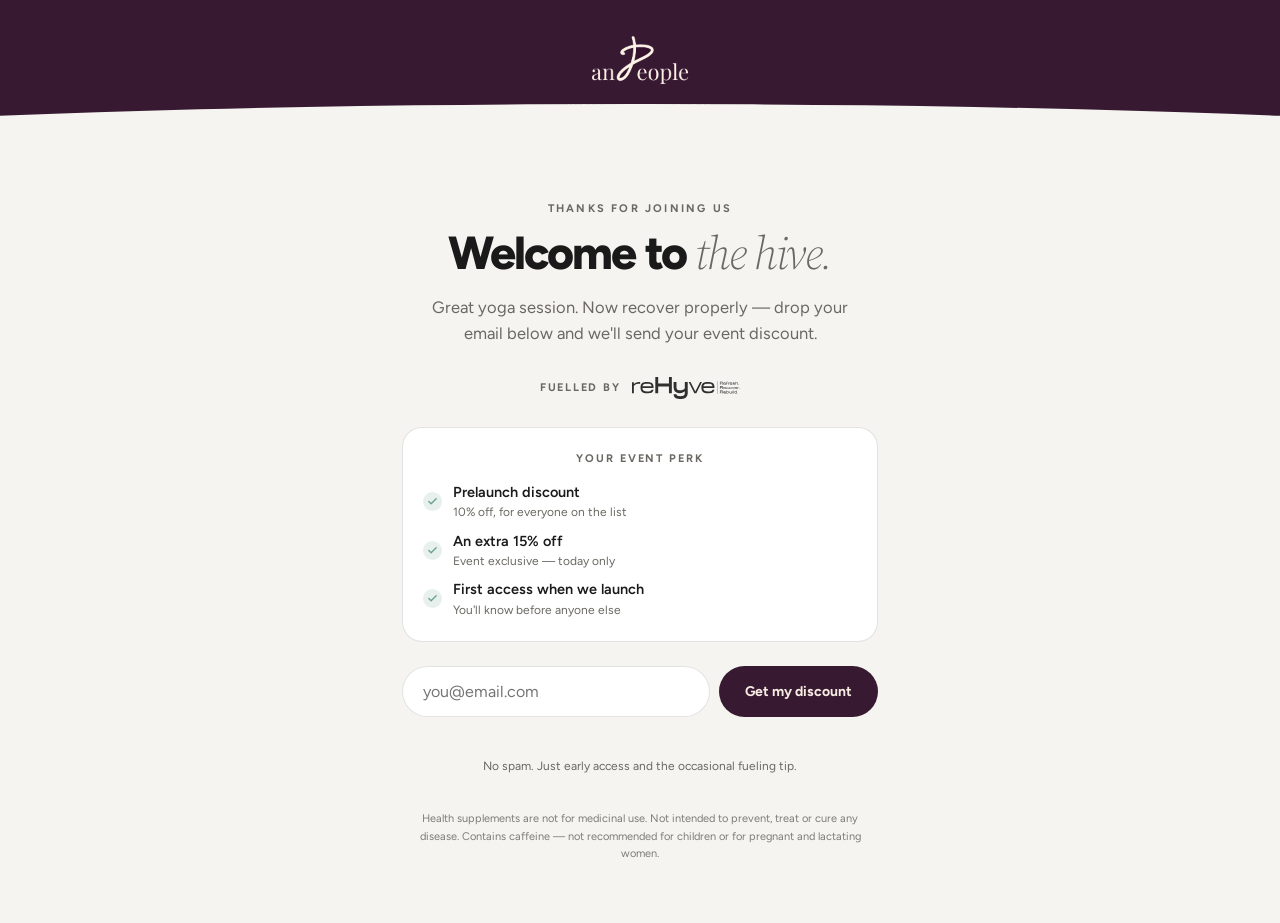
<file: join/index.html>
<!DOCTYPE html>
<html lang="en">
<head>
<meta charset="UTF-8" />
<meta name="viewport" content="width=device-width, initial-scale=1.0" />
<meta name="theme-color" content="#371931" />
<title>Welcome — andPeople × reHyve</title>
<meta name="description" content="Thanks for joining us at the wellness session. Join the reHyve prelaunch list for your event discount." />
<meta name="robots" content="noindex" />
<link rel="preconnect" href="https://fonts.googleapis.com" />
<link rel="preconnect" href="https://fonts.gstatic.com" crossorigin />
<link href="https://fonts.googleapis.com/css2?family=Figtree:wght@400;500;600;700;800;900&family=Source+Serif+4:ital,opsz,wght@0,8..60,300;1,8..60,300&display=swap" rel="stylesheet" />
<style>
:root{
  --plum:#371931;          /* andPeople brand purple */
  --plum-2:#4a2342;
  --cream:#f7ece2;         /* andPeople cream */
  --ink:#1a1a1a;
  --paper:#f5f4f0;
  --muted:#6a6862;
  --line:rgba(26,26,26,.12);
  --green:#6ba292;
  --red:#c25b5b;
  --sans:'Figtree',system-ui,-apple-system,'Segoe UI',sans-serif;
  --serif:'Source Serif 4',Georgia,serif;
  --ease:cubic-bezier(.22,1,.36,1);
}
*{margin:0;padding:0;box-sizing:border-box}
body{font-family:var(--sans);background:var(--paper);color:var(--ink);
  line-height:1.6;-webkit-font-smoothing:antialiased}
img{display:block;max-width:100%}
em{font-family:var(--serif);font-style:italic;font-weight:300}
.sr-only{position:absolute;width:1px;height:1px;overflow:hidden;clip:rect(0,0,0,0)}

/* ---------- host banner ---------- */
.host{background:var(--plum);color:var(--cream);text-align:center;
  padding:34px 22px 30px;position:relative;overflow:hidden}
.host::after{content:"";position:absolute;left:50%;bottom:-70px;transform:translateX(-50%);
  width:180%;height:140px;background:var(--paper);border-radius:50% 50% 0 0}
.host-logo{height:52px;width:auto;margin:0 auto 14px}
.host-line{font-size:11px;font-weight:700;letter-spacing:.2em;text-transform:uppercase;opacity:.72}
.host-sub{font-size:12.5px;opacity:.6;margin-top:6px}

/* ---------- body ---------- */
.wrap{max-width:520px;margin:0 auto;padding:0 22px 60px;text-align:center;position:relative;z-index:2}
.hi{font-size:11px;font-weight:700;letter-spacing:.2em;text-transform:uppercase;
  color:var(--muted);margin-top:26px}
h1{font-size:clamp(2rem,7.5vw,2.9rem);font-weight:800;letter-spacing:-.04em;
  line-height:1.05;margin-top:12px}
h1 em{color:var(--muted)}
.lead{font-size:clamp(15px,3.6vw,16.5px);color:var(--muted);margin:16px auto 0;max-width:38ch}

.brandmark{display:flex;align-items:center;justify-content:center;gap:12px;margin:30px auto 0}
.brandmark img{height:22px;width:auto;opacity:.9}
.brandmark span{font-size:11px;font-weight:700;letter-spacing:.16em;
  text-transform:uppercase;color:var(--muted)}

/* ---------- offer ---------- */
.offer{margin:28px auto 0;background:#fff;border:1px solid var(--line);
  border-radius:20px;padding:22px 20px}
.offer-top{font-size:11px;font-weight:700;letter-spacing:.18em;
  text-transform:uppercase;color:var(--muted)}
.offer-rows{display:flex;flex-direction:column;gap:8px;margin-top:14px;text-align:left}
.orow{display:flex;align-items:center;gap:11px;font-size:14.5px;font-weight:600}
.orow .tick{width:19px;height:19px;border-radius:50%;background:rgba(107,162,146,.16);
  display:flex;align-items:center;justify-content:center;flex-shrink:0}
.orow .tick svg{width:11px;height:11px;stroke:var(--green);fill:none;stroke-width:3;
  stroke-linecap:round;stroke-linejoin:round}
.orow small{display:block;font-size:12px;font-weight:400;color:var(--muted);line-height:1.45}

/* ---------- form ---------- */
form{display:flex;gap:9px;margin:24px auto 0;flex-wrap:wrap}
input[type=email]{flex:1 1 190px;min-width:0;font-family:inherit;font-size:16px;
  padding:15px 20px;border-radius:100px;border:1.5px solid var(--line);
  background:#fff;color:var(--ink);transition:border-color .25s}
input[type=email]:focus{outline:none;border-color:var(--plum)}
button{font-family:inherit;cursor:pointer;border:none;font-size:14px;font-weight:700;
  padding:15px 26px;border-radius:100px;background:var(--plum);color:var(--cream);
  transition:transform .25s var(--ease),box-shadow .25s,background .25s}
button:hover{background:var(--plum-2);transform:translateY(-2px);
  box-shadow:0 12px 26px -10px rgba(55,25,49,.6)}
.msg{font-size:13.5px;font-weight:600;margin-top:12px;min-height:20px}
.fine{font-size:12px;color:var(--muted);margin-top:8px}

/* ---------- coupon reveal ---------- */
.coupon{margin:26px auto 0;background:var(--plum);color:var(--cream);
  border-radius:22px;padding:26px 22px;
  opacity:0;transform:translateY(14px);transition:opacity .5s var(--ease),transform .5s var(--ease)}
.coupon.show{opacity:1;transform:none}
.coupon[hidden]{display:none}
.c-eyebrow{font-size:10.5px;font-weight:700;letter-spacing:.2em;text-transform:uppercase;opacity:.7}
.c-head{font-size:1.45rem;font-weight:800;letter-spacing:-.03em;margin-top:8px}
.c-head em{opacity:.75}
.c-code{margin:18px auto 0;display:flex;align-items:center;justify-content:center;gap:10px;
  background:rgba(247,236,226,.1);border:1.5px dashed rgba(247,236,226,.45);
  border-radius:14px;padding:14px 18px;max-width:320px}
.c-code b{font-family:ui-monospace,Menlo,monospace;font-size:19px;font-weight:700;letter-spacing:.1em}
.c-copy{background:var(--cream);color:var(--plum);font-size:11.5px;font-weight:800;
  letter-spacing:.06em;padding:8px 13px;border-radius:100px;flex-shrink:0}
.c-copy:hover{background:#fff;transform:none;box-shadow:none}
.c-note{font-size:12.5px;opacity:.72;margin-top:14px;line-height:1.55}
.c-cta{display:inline-block;margin-top:18px;font-size:13.5px;font-weight:600;
  color:var(--cream);border-bottom:1px solid rgba(247,236,226,.5);padding-bottom:2px}

.legal{margin-top:34px;font-size:11px;color:var(--muted);line-height:1.6;opacity:.85}
.legal a{color:var(--muted)}
</style>
</head>
<body>

<header class="host">
  <img class="host-logo" src="../assets/partners/andpeople.png" alt="andPeople" />
  <p class="host-line">Wellness Session</p>
  <p class="host-sub">in collaboration with Blue Tokai</p>
</header>

<main class="wrap">
  <p class="hi">Thanks for joining us</p>
  <h1>Welcome to <em>the hive.</em></h1>
  <p class="lead">Great yoga session. Now recover properly — drop your email below and we'll send your event discount.</p>

  <div class="brandmark">
    <span>Fuelled by</span>
    <img src="../assets/logo-black.svg" alt="reHyve" />
  </div>

  <section class="offer" aria-label="What you get">
    <p class="offer-top">Your event perk</p>
    <div class="offer-rows">
      <div class="orow">
        <span class="tick"><svg viewBox="0 0 24 24"><polyline points="4 12 9 17 20 6"/></svg></span>
        <span>Prelaunch discount<small>10% off, for everyone on the list</small></span>
      </div>
      <div class="orow">
        <span class="tick"><svg viewBox="0 0 24 24"><polyline points="4 12 9 17 20 6"/></svg></span>
        <span>An extra 15% off<small>Event exclusive — today only</small></span>
      </div>
      <div class="orow">
        <span class="tick"><svg viewBox="0 0 24 24"><polyline points="4 12 9 17 20 6"/></svg></span>
        <span>First access when we launch<small>You'll know before anyone else</small></span>
      </div>
    </div>
  </section>

  <form id="joinForm" method="POST"
        action="https://zgp4-zgp4.maillist-manage.in/weboptin.zc"
        target="zcHidden" novalidate>
    <label class="sr-only" for="email">Email address</label>
    <input id="email" name="CONTACT_EMAIL" type="email" placeholder="you@email.com"
           autocomplete="email" inputmode="email" required />
    <button type="submit">Get my discount</button>
    <input type="hidden" name="submitType" value="optinCustomView" />
    <input type="hidden" name="emailReportId" value="" />
    <input type="hidden" name="formType" value="QuickForm" />
    <input type="hidden" name="zx" value="1dfc677d85" />
    <input type="hidden" name="zcvers" value="2.0" />
    <input type="hidden" name="oldListIds" value="" />
    <input type="hidden" name="mode" value="OptinCreateView" />
    <input type="hidden" name="zcld" value="151346f2036389cd" />
    <input type="hidden" name="zctd" value="151346f203636e29" />
    <input type="hidden" name="zc_trackCode" value="ZCFORMVIEW" />
    <input type="hidden" name="zc_formIx" value="3z68e1d591463554affc09c914d239ed69a33b4a4b6ef9f13fb98e4be2c7274180" />
  </form>
  <iframe name="zcHidden" style="display:none" title="signup"></iframe>
  <p class="msg" id="msg" role="status" aria-live="polite"></p>
  <p class="fine" id="fine">No spam. Just early access and the occasional fueling tip.</p>

  <section class="coupon" id="coupon" hidden aria-live="polite">
    <p class="c-eyebrow">You're on the list</p>
    <p class="c-head">Here's your <em>code.</em></p>
    <div class="c-code">
      <b id="codeText">ANDPEOPLE15</b>
      <button class="c-copy" id="copyBtn" type="button">Copy</button>
    </div>
    <p class="c-note">Apply at checkout for your prelaunch discount plus an extra 15% off.
      We've also emailed it to you — check your inbox to confirm your subscription.</p>
    <a class="c-cta" href="../index.html">Explore reHyve →</a>
  </section>

  <p class="legal">
    Health supplements are not for medicinal use. Not intended to prevent, treat or cure any disease.
    Contains caffeine — not recommended for children or for pregnant and lactating women.
  </p>
</main>

<script>
(function () {
  var form = document.getElementById('joinForm'),
      input = document.getElementById('email'),
      msg = document.getElementById('msg'),
      fine = document.getElementById('fine'),
      coupon = document.getElementById('coupon'),
      copyBtn = document.getElementById('copyBtn'),
      codeText = document.getElementById('codeText');

  form.addEventListener('submit', function (e) {
    var v = (input.value || '').trim();
    if (!/^[^@\s]+@[^@\s]+\.[^@\s]{2,}$/.test(v)) {
      e.preventDefault();
      msg.style.color = '#c25b5b';
      msg.textContent = 'Please enter a valid email address.';
      input.focus();
      return;
    }
    // Valid: the form posts to Zoho via the hidden iframe. Reveal the code.
    msg.textContent = '';
    form.hidden = true;
    fine.hidden = true;
    coupon.hidden = false;
    requestAnimationFrame(function () { coupon.classList.add('show'); });
    setTimeout(function () {
      coupon.scrollIntoView({ behavior: 'smooth', block: 'center' });
    }, 220);
  });

  copyBtn.addEventListener('click', function () {
    var code = codeText.textContent.trim();
    function done() {
      copyBtn.textContent = 'Copied';
      setTimeout(function () { copyBtn.textContent = 'Copy'; }, 1800);
    }
    if (navigator.clipboard && navigator.clipboard.writeText) {
      navigator.clipboard.writeText(code).then(done, done);
    } else {
      var t = document.createElement('textarea');
      t.value = code; document.body.appendChild(t); t.select();
      try { document.execCommand('copy'); } catch (err) {}
      document.body.removeChild(t);
      done();
    }
  });
})();
</script>

</body>
</html>
</file>
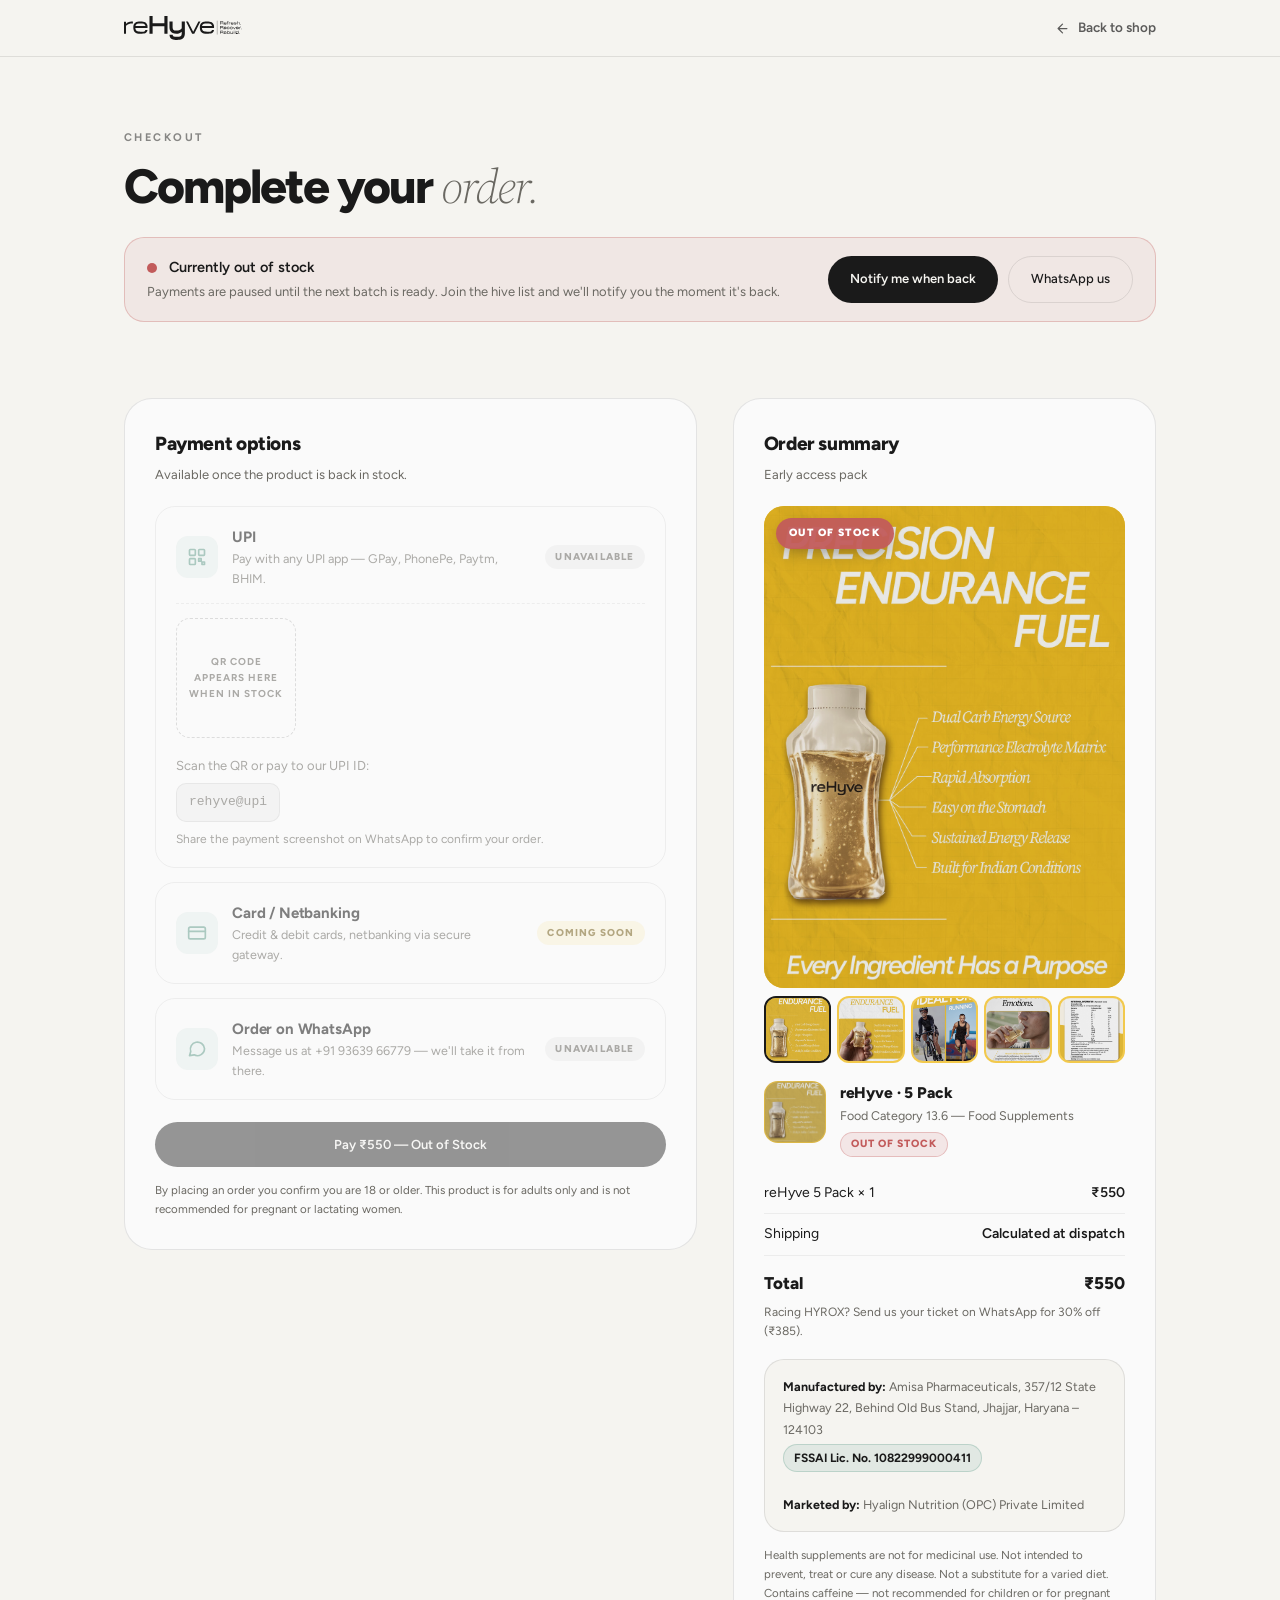
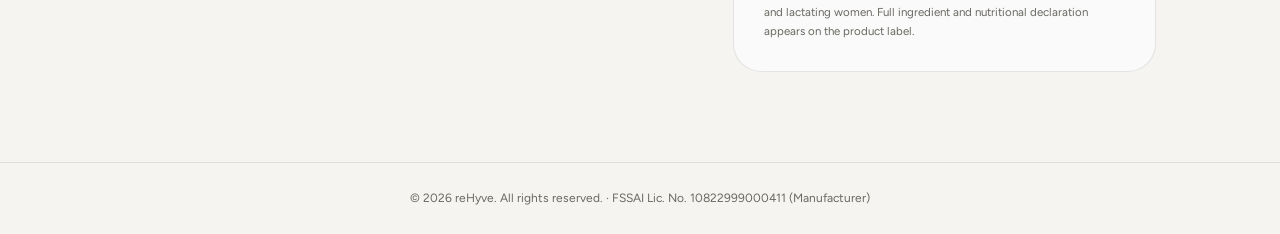
<file: checkout.html>
<!DOCTYPE html>
<html lang="en">
<head>
<meta charset="UTF-8" />
<meta name="viewport" content="width=device-width, initial-scale=1.0" />
<script>
/* Always open at the top on load/reload (browsers otherwise restore the old
   scroll position, which lands at the bottom while the page is still laying out).
   Deep links such as index.html#shop are still honoured. */
if ('scrollRestoration' in history) history.scrollRestoration = 'manual';
(function () {
  function toTop() {
    if (location.hash) return;
    var h = document.documentElement, prev = h.style.scrollBehavior;
    h.style.scrollBehavior = 'auto';
    window.scrollTo(0, 0);
    h.style.scrollBehavior = prev;
  }
  toTop();
  document.addEventListener('DOMContentLoaded', toTop);
  window.addEventListener('load', toTop);
  window.addEventListener('pageshow', function (e) { if (e.persisted) toTop(); });
})();
</script>
<meta name="theme-color" content="#f5f4f0" />
<title>Checkout — reHyve</title>
<meta name="description" content="Checkout for reHyve. Currently out of stock — join the list to be notified when the next batch is ready." />
<link rel="preconnect" href="https://fonts.googleapis.com" />
<link rel="preconnect" href="https://fonts.gstatic.com" crossorigin />
<link href="https://fonts.googleapis.com/css2?family=Figtree:ital,wght@0,300;0,400;0,500;0,600;0,700;0,800;0,900;1,400;1,600&family=Source+Serif+4:ital,opsz,wght@0,8..60,300;0,8..60,400;1,8..60,300;1,8..60,400&display=swap" rel="stylesheet" />
<style>
:root{
  --ink:#1a1a1a; --paper:#f5f4f0; --paper-2:#fafafa; --grey:#c4c4c4;
  --line:rgba(26,26,26,.10); --line-2:rgba(26,26,26,.06); --muted:#6a6862;
  --green:#6ba292; --red:#c25b5b;
  --sans:'Figtree',system-ui,-apple-system,'Segoe UI',sans-serif;
  --serif:'Source Serif 4',Georgia,serif;
  --radius:20px; --radius-lg:28px;
  --ease:cubic-bezier(.22,1,.36,1);
}
*{margin:0;padding:0;box-sizing:border-box}
body{font-family:var(--sans);background:var(--paper);color:var(--ink);line-height:1.6;-webkit-font-smoothing:antialiased}
a{color:inherit;text-decoration:none}
img,svg{display:block;max-width:100%}
button{font-family:inherit;cursor:pointer;border:none;background:none}
em{font-family:var(--serif);font-style:italic;font-weight:300}
.wrap{max-width:1080px;margin:0 auto;padding:0 24px}

/* nav */
.nav{position:sticky;top:0;z-index:50;background:rgba(245,244,240,.85);backdrop-filter:blur(14px);border-bottom:1px solid var(--line)}
.nav-inner{max-width:1080px;margin:0 auto;padding:16px 24px;display:flex;align-items:center;justify-content:space-between}
.nav-brand{display:flex;align-items:center}
.nav-logo{height:24px;width:auto}
.nav-back{font-size:13.5px;font-weight:600;display:inline-flex;align-items:center;gap:8px;opacity:.7;transition:opacity .2s}
.nav-back:hover{opacity:1}

/* header */
.page-head{padding:clamp(40px,7vw,72px) 0 clamp(20px,3vw,32px)}
.eyebrow{font-size:11px;font-weight:700;letter-spacing:.22em;text-transform:uppercase;opacity:.5;margin-bottom:14px}
h1{font-size:clamp(2rem,5vw,3rem);letter-spacing:-.04em;line-height:1.05;font-weight:800}
h1 em{color:var(--muted)}

/* stock banner */
.stock-banner{margin:26px 0 0;display:flex;flex-wrap:wrap;gap:14px;align-items:center;justify-content:space-between;
  background:rgba(194,91,91,.08);border:1px solid rgba(194,91,91,.3);border-radius:var(--radius);padding:18px 22px}
.stock-banner .st-tx{display:flex;align-items:center;gap:12px;font-size:14.5px;font-weight:600}
.stock-dot{width:10px;height:10px;border-radius:50%;background:var(--red);flex-shrink:0;animation:pulse 1.8s infinite}
@keyframes pulse{0%,100%{opacity:1}50%{opacity:.35}}
.stock-banner p{font-size:13px;color:var(--muted);font-weight:400;margin-top:2px}
.btn{display:inline-flex;align-items:center;justify-content:center;gap:8px;font-size:13px;font-weight:600;
  border-radius:100px;padding:12px 22px;transition:transform .25s var(--ease),background .25s,box-shadow .25s;white-space:nowrap}
.btn-dark{background:var(--ink);color:var(--paper)}
.btn-dark:hover{background:#000;transform:translateY(-2px);box-shadow:0 12px 28px -10px rgba(26,26,26,.5)}
.btn-ghost{background:transparent;border:1.5px solid var(--line);font-weight:500}
.btn-ghost:hover{border-color:var(--ink)}
.btn[disabled],.btn.is-off{opacity:.45;cursor:not-allowed;pointer-events:none}

/* layout */
.co-grid{display:grid;grid-template-columns:1.15fr .85fr;gap:clamp(20px,3.5vw,36px);padding:clamp(24px,4vw,44px) 0 90px;align-items:start}
@media(max-width:820px){.co-grid{grid-template-columns:1fr}}
.card{background:var(--paper-2);border:1px solid var(--line);border-radius:var(--radius-lg);padding:clamp(20px,3vw,30px)}
.card h2{font-size:19px;font-weight:800;letter-spacing:-.02em;margin-bottom:6px}
.card .sub{font-size:13px;color:var(--muted);margin-bottom:20px}

/* payment methods */
.pay-opt{border:1.5px solid var(--line);border-radius:var(--radius);padding:18px 20px;margin-bottom:14px;
  transition:border-color .25s,background .25s;position:relative}
.pay-opt.disabled{opacity:.55}
.pay-head{display:flex;align-items:center;gap:14px}
.pay-ic{width:42px;height:42px;border-radius:12px;background:rgba(107,162,146,.14);display:flex;align-items:center;justify-content:center;flex-shrink:0}
.pay-ic svg{width:20px;height:20px;stroke:var(--green);fill:none;stroke-width:2;stroke-linecap:round;stroke-linejoin:round}
.pay-head h3{font-size:15px;font-weight:700;letter-spacing:-.01em}
.pay-head p{font-size:12.5px;color:var(--muted)}
.pay-tag{margin-left:auto;font-size:10px;font-weight:800;letter-spacing:.12em;text-transform:uppercase;
  padding:4px 10px;border-radius:100px;background:rgba(26,26,26,.06);color:var(--muted);flex-shrink:0}
.pay-tag.soon{background:rgba(242,209,109,.25);color:#7a6420}
.pay-body{margin-top:14px;padding-top:14px;border-top:1px dashed var(--line);font-size:13px;color:var(--muted)}
.upi-row{display:flex;gap:18px;align-items:center;flex-wrap:wrap}
.qr-ph{width:120px;height:120px;border:1.5px dashed var(--grey);border-radius:14px;display:flex;align-items:center;justify-content:center;
  font-size:10px;font-weight:700;letter-spacing:.1em;text-transform:uppercase;color:var(--muted);text-align:center;padding:10px;flex-shrink:0}
.upi-id{font-family:ui-monospace,Menlo,monospace;font-size:13px;background:rgba(26,26,26,.05);border:1px solid var(--line);
  border-radius:10px;padding:8px 12px;display:inline-block;margin-top:6px}

/* summary */
.sum-line{display:flex;justify-content:space-between;gap:12px;font-size:14px;padding:9px 0;border-bottom:1px solid var(--line-2)}
.sum-line span:last-child{font-weight:600;white-space:nowrap}
.sum-total{display:flex;justify-content:space-between;font-size:17px;font-weight:800;padding-top:14px}
.sum-note{font-size:12px;color:var(--muted);margin-top:6px}
/* product gallery */
.gal{margin-bottom:18px}
.gal-main{position:relative;border-radius:var(--radius);overflow:hidden;background:#f2c94c;
  aspect-ratio:3/4;display:flex;align-items:center;justify-content:center}
.gal-main img{width:100%;height:100%;object-fit:cover;filter:grayscale(.18) brightness(.96);transition:opacity .25s var(--ease)}
.gal-main::after{content:"";position:absolute;inset:0;background:rgba(26,26,26,.06);pointer-events:none}
/* corner badge rather than a centre stamp, so it never covers the artwork */
.gal-main .oos-stamp{position:absolute;z-index:2;left:12px;top:12px;
  color:#fff;font-size:10.5px;font-weight:900;letter-spacing:.14em;text-transform:uppercase;
  padding:7px 13px;border-radius:100px;background:rgba(194,91,91,.94);
  box-shadow:0 6px 18px -6px rgba(26,26,26,.5);white-space:nowrap;pointer-events:none}
.gal-thumbs{display:grid;grid-template-columns:repeat(5,1fr);gap:6px;margin-top:8px}
.gal-thumb{position:relative;border-radius:12px;overflow:hidden;border:2px solid transparent;background:#f2c94c;
  aspect-ratio:1;padding:0;cursor:pointer;transition:border-color .2s var(--ease),transform .2s var(--ease)}
.gal-thumb img{width:100%;height:100%;object-fit:cover;filter:grayscale(.3) brightness(.94)}
.gal-thumb:hover{transform:translateY(-2px)}
.gal-thumb[aria-current="true"]{border-color:var(--ink)}

.prod{display:flex;gap:14px;align-items:flex-start;margin-bottom:16px}

.prod-badge{width:62px;height:62px;border-radius:14px;overflow:hidden;flex-shrink:0;border:1px solid var(--line);
  background:#f2c94c;display:flex;align-items:center;justify-content:center}
.prod-badge img{width:100%;height:100%;object-fit:cover;filter:grayscale(.5) brightness(.88)}
.prod h3{font-size:15.5px;font-weight:800;letter-spacing:-.01em}
.prod p{font-size:12.5px;color:var(--muted)}
.oos-chip{display:inline-block;margin-top:6px;font-size:10.5px;font-weight:800;letter-spacing:.1em;text-transform:uppercase;
  background:rgba(194,91,91,.12);color:var(--red);border:1px solid rgba(194,91,91,.3);padding:3px 10px;border-radius:100px}

/* compliance */
.fssai-box{margin-top:18px;background:var(--paper);border:1px solid var(--line);border-radius:var(--radius);padding:16px 18px;font-size:12.5px;line-height:1.7;color:var(--muted)}
.fssai-box b{color:var(--ink)}
.fssai-lic{display:inline-block;margin-top:4px;background:rgba(107,162,146,.14);border:1px solid rgba(107,162,146,.32);
  color:var(--ink);font-weight:700;font-size:12px;padding:3px 10px;border-radius:100px}
.advisory{font-size:11.5px;color:var(--muted);line-height:1.65;margin-top:14px}

footer{border-top:1px solid var(--line);padding:26px 0;text-align:center;font-size:12px;color:var(--muted)}
</style>
</head>
<body>

<header class="nav">
  <div class="nav-inner">
    <a class="nav-brand" href="index.html" aria-label="reHyve home">
      <img class="nav-logo" src="assets/logo-black.svg" alt="reHyve" />
    </a>
    <a class="nav-back" href="index.html#shop">
      <svg width="15" height="15" viewBox="0 0 24 24" fill="none" stroke="currentColor" stroke-width="2" stroke-linecap="round" stroke-linejoin="round"><path d="M19 12H5M12 19l-7-7 7-7"/></svg>
      Back to shop
    </a>
  </div>
</header>

<main class="wrap">
  <div class="page-head">
    <p class="eyebrow">Checkout</p>
    <h1>Complete your <em>order.</em></h1>

    <div class="stock-banner" role="status">
      <div>
        <div class="st-tx"><span class="stock-dot"></span>Currently out of stock</div>
        <p>Payments are paused until the next batch is ready. Join the hive list and we'll notify you the moment it's back.</p>
      </div>
      <div style="display:flex;gap:10px;flex-wrap:wrap">
        <a class="btn btn-dark" href="index.html#join">Notify me when back</a>
        <a class="btn btn-ghost" href="https://wa.me/919363966779" target="_blank" rel="noopener">WhatsApp us</a>
      </div>
    </div>
  </div>

  <div class="co-grid">
    <!-- Payment options -->
    <section class="card" aria-labelledby="payTitle">
      <h2 id="payTitle">Payment options</h2>
      <p class="sub">Available once the product is back in stock.</p>

      <div class="pay-opt disabled" data-method="upi">
        <div class="pay-head">
          <span class="pay-ic"><svg viewBox="0 0 24 24"><rect x="3" y="3" width="7" height="7" rx="1"/><rect x="14" y="3" width="7" height="7" rx="1"/><rect x="3" y="14" width="7" height="7" rx="1"/><path d="M14 14h3v3h-3zM18 18h3v3h-3z"/></svg></span>
          <div><h3>UPI</h3><p>Pay with any UPI app — GPay, PhonePe, Paytm, BHIM.</p></div>
          <span class="pay-tag">Unavailable</span>
        </div>
        <div class="pay-body">
          <div class="upi-row">
            <div class="qr-ph">QR code<br>appears here<br>when in stock</div>
            <div>
              <p>Scan the QR or pay to our UPI ID:</p>
              <span class="upi-id">rehyve@upi</span>
              <p style="margin-top:8px;font-size:12px">Share the payment screenshot on WhatsApp to confirm your order.</p>
            </div>
          </div>
        </div>
      </div>

      <div class="pay-opt disabled" data-method="card">
        <div class="pay-head">
          <span class="pay-ic"><svg viewBox="0 0 24 24"><rect x="2" y="5" width="20" height="14" rx="2"/><line x1="2" y1="10" x2="22" y2="10"/></svg></span>
          <div><h3>Card / Netbanking</h3><p>Credit &amp; debit cards, netbanking via secure gateway.</p></div>
          <span class="pay-tag soon">Coming soon</span>
        </div>
      </div>

      <div class="pay-opt disabled" data-method="whatsapp">
        <div class="pay-head">
          <span class="pay-ic"><svg viewBox="0 0 24 24"><path d="M21 11.5a8.5 8.5 0 0 1-12.5 7.5L3 20l1.5-5A8.5 8.5 0 1 1 21 11.5z"/></svg></span>
          <div><h3>Order on WhatsApp</h3><p>Message us at +91 93639 66779 — we'll take it from there.</p></div>
          <span class="pay-tag">Unavailable</span>
        </div>
      </div>

      <button class="btn btn-dark is-off" id="payBtn" disabled style="width:100%;padding:15px;margin-top:8px">Pay ₹550 — Out of Stock</button>
      <p class="advisory">By placing an order you confirm you are 18 or older. This product is for adults only and is not recommended for pregnant or lactating women.</p>
    </section>

    <!-- Order summary -->
    <aside class="card" aria-labelledby="sumTitle">
      <h2 id="sumTitle">Order summary</h2>
      <p class="sub">Early access pack</p>

      <div class="gal">
        <div class="gal-main">
          <img id="galMain" src="assets/product/img-01.jpg" alt="reHyve product pack" />
          <span class="oos-stamp">Out of Stock</span>
        </div>
        <div class="gal-thumbs" role="group" aria-label="Product images">
          <button class="gal-thumb" type="button" aria-current="true" data-src="assets/product/img-01.jpg" aria-label="reHyve product pack">
            <img src="assets/product/img-01.jpg" alt="" loading="lazy" />
          </button>
          <button class="gal-thumb" type="button" aria-current="false" data-src="assets/product/img-02.jpg" aria-label="reHyve pack held in hand">
            <img src="assets/product/img-02.jpg" alt="" loading="lazy" />
          </button>
          <button class="gal-thumb" type="button" aria-current="false" data-src="assets/product/img-03.jpg" aria-label="Ideal for cycling and running">
            <img src="assets/product/img-03.jpg" alt="" loading="lazy" />
          </button>
          <button class="gal-thumb" type="button" aria-current="false" data-src="assets/product/img-04.jpg" aria-label="reHyve in use during training">
            <img src="assets/product/img-04.jpg" alt="" loading="lazy" />
          </button>
          <button class="gal-thumb" type="button" aria-current="false" data-src="assets/product/img-05.jpg" aria-label="Nutritional information panel">
            <img src="assets/product/img-05.jpg" alt="" loading="lazy" />
          </button>
        </div>
      </div>

      <div class="prod">
        <span class="prod-badge"><img src="assets/product/img-01.jpg" alt="reHyve pack" /></span>
        <div>
          <h3>reHyve · 5 Pack</h3>
          <p>Food Category 13.6 — Food Supplements</p>
          <span class="oos-chip">Out of stock</span>
        </div>
      </div>

      <div class="sum-line"><span>reHyve 5 Pack × 1</span><span>₹550</span></div>
      <div class="sum-line"><span>Shipping</span><span>Calculated at dispatch</span></div>
      <div class="sum-total"><span>Total</span><span>₹550</span></div>
      <p class="sum-note">Racing HYROX? Send us your ticket on WhatsApp for 30% off (₹385).</p>

      <div class="fssai-box">
        <b>Manufactured by:</b> Amisa Pharmaceuticals, 357/12 State Highway 22, Behind Old Bus Stand, Jhajjar, Haryana – 124103<br>
        <span class="fssai-lic">FSSAI Lic. No. 10822999000411</span><br><br>
        <b>Marketed by:</b> Hyalign Nutrition (OPC) Private Limited
      </div>

      <p class="advisory">Health supplements are not for medicinal use. Not intended to prevent, treat or cure any disease. Not a substitute for a varied diet. Contains caffeine — not recommended for children or for pregnant and lactating women. Full ingredient and nutritional declaration appears on the product label.</p>
    </aside>
  </div>
</main>

<footer>
  © 2026 reHyve. All rights reserved. · FSSAI Lic. No. 10822999000411 (Manufacturer)
</footer>

<script>
// ---- product gallery ----
(function () {
  const main = document.getElementById('galMain');
  document.querySelectorAll('.gal-thumb').forEach(btn => {
    btn.addEventListener('click', () => {
      document.querySelectorAll('.gal-thumb').forEach(b => b.setAttribute('aria-current', 'false'));
      btn.setAttribute('aria-current', 'true');
      main.style.opacity = '0';
      setTimeout(() => {
        main.src = btn.dataset.src;
        main.alt = btn.getAttribute('aria-label');
        main.style.opacity = '1';
      }, 150);
    });
  });
})();

// Flip to true when the next batch is live — enables UPI + WhatsApp payment options.
const IN_STOCK = false;

if (IN_STOCK) {
  document.querySelectorAll('.pay-opt').forEach(el => el.classList.remove('disabled'));
  document.querySelectorAll('.pay-tag').forEach(el => {
    if (!el.classList.contains('soon')) el.textContent = 'Available';
  });
  const btn = document.getElementById('payBtn');
  btn.disabled = false;
  btn.classList.remove('is-off');
  btn.textContent = 'Pay ₹550';
  document.querySelectorAll('.oos-chip,.oos-stamp,.stock-banner').forEach(el => el.style.display = 'none');
}
</script>

</body>
</html>
</file>
